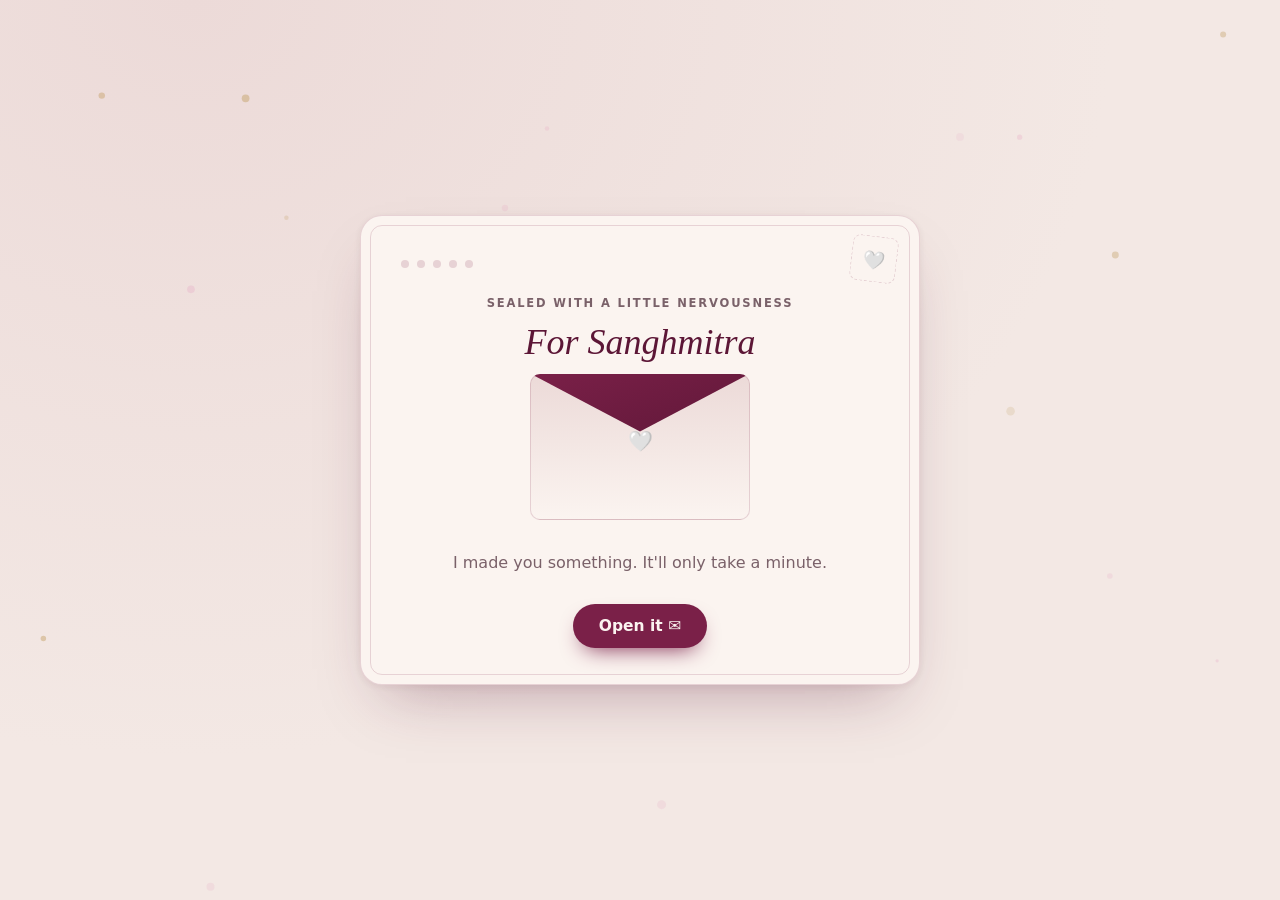
<file: index.html>
<!doctype html>
<html lang="en">
<head>
<meta charset="UTF-8" />
<meta name="viewport" content="width=device-width, initial-scale=1, viewport-fit=cover" />
<title>For Sanghmitra</title>
<link rel="icon" href="data:image/svg+xml,%3Csvg xmlns='http://www.w3.org/2000/svg' viewBox='0 0 32 32'%3E%3Ctext y='24' font-size='26'%3E%F0%9F%A4%8D%3C/text%3E%3C/svg%3E" />
<link rel="stylesheet" href="styles.css" />
</head>
<body>
<canvas id="bg-canvas"></canvas>

<div class="wrap">
  <div class="card" id="card">
    <div class="stamp">🤍</div>
    <div class="dots" id="dots">
      <span data-step="1"></span>
      <span data-step="2"></span>
      <span data-step="3"></span>
      <span data-step="4"></span>
      <span data-step="5"></span>
    </div>

    <!-- ENVELOPE -->
    <section class="page center visible" id="page-envelope">
      <span class="eyebrow">sealed with a little nervousness</span>
      <h1 class="font-display">For Sanghmitra</h1>
      <div class="envelope-art" id="envelope-art">
        <div class="envelope-body"></div>
        <div class="envelope-heart">🤍</div>
        <div class="envelope-flap"></div>
      </div>
      <p class="lede" style="margin-left:auto;margin-right:auto;">I made you something. It'll only take a minute.</p>
      <div class="actions">
        <button class="btn btn-primary" id="btn-open">Open it ✉️</button>
      </div>
    </section>

    <!-- PAGE 1: angry -->
    <section class="page" id="page-1">
      <span class="eyebrow">step 1</span>
      <h1 class="font-display">Hii Sanghmitra</h1>
      <h2 class="question">Are you still angry with me?</h2>
      <div class="stage" id="stage-1">
        <button class="btn btn-ghost btn-anchor" id="no-1">No</button>
        <button class="btn btn-primary btn-anchor" id="yes-1">Yes</button>
      </div>
      <div class="dodge-caption" id="caption-1"></div>
    </section>

    <!-- PAGE 2: like -->
    <section class="page" id="page-2">
      <span class="eyebrow">step 2</span>
      <h1 class="font-display">Okay, one more question</h1>
      <h2 class="question">Do you like me… even just a tiny bit? 🥺</h2>
      <div class="stage" id="stage-2">
        <button class="btn btn-primary btn-anchor" id="yes-2">Yes</button>
        <button class="btn btn-ghost btn-anchor" id="no-2">No</button>
      </div>
      <div class="dodge-caption" id="caption-2"></div>
    </section>

    <!-- PAGE PIN: instagram -->
    <section class="page" id="page-pin">
      <span class="eyebrow">step 3</span>
      <h1 class="font-display">Quick check</h1>
      <h2 class="question">Are you keeping our chat pinned again? 👀</h2>
      <div class="stage" id="stage-pin">
        <button class="btn btn-primary btn-anchor" id="yes-pin">Yes</button>
        <button class="btn btn-ghost btn-anchor" id="no-pin">No</button>
      </div>
      <div class="dodge-caption" id="caption-pin"></div>
    </section>

    <!-- PAGE 3: feedback form -->
    <section class="page" id="page-3">
      <span class="eyebrow">step 4</span>
      <h1 class="font-display">Alright, now really talk to me</h1>
      <p class="lede">Say whatever you want — I'm listening, no judgment.</p>
      <form id="feedback-form">
        <div class="field">
          <label for="liked">Something you like about me (or about us)</label>
          <textarea id="liked" placeholder="…"></textarea>
        </div>
        <div class="field">
          <label for="disliked">Something you don't like, or wish were different</label>
          <textarea id="disliked" placeholder="…"></textarea>
        </div>
        <div class="field">
          <label for="extra">Anything else on your mind? <span style="text-transform:none;">(optional)</span></label>
          <textarea id="extra" placeholder="…"></textarea>
        </div>
        <div class="form-note" id="form-note"></div>
        <button type="submit" class="btn btn-primary btn-submit" id="btn-submit">Send it to him 💌</button>
      </form>
    </section>

    <!-- PAGE 4: thank you -->
    <section class="page" id="page-4">
      <span class="eyebrow">step 5</span>
      <h1 class="font-display">Got it. 🤍</h1>
      <p class="lede">Thank you for trusting me with that. I mean it.</p>
      <div class="receipt" id="receipt"></div>
      <p class="signoff">— from him, with love.</p>
    </section>

  </div>
</div>

<script src="script.js"></script>
</body>
</html>
</file>
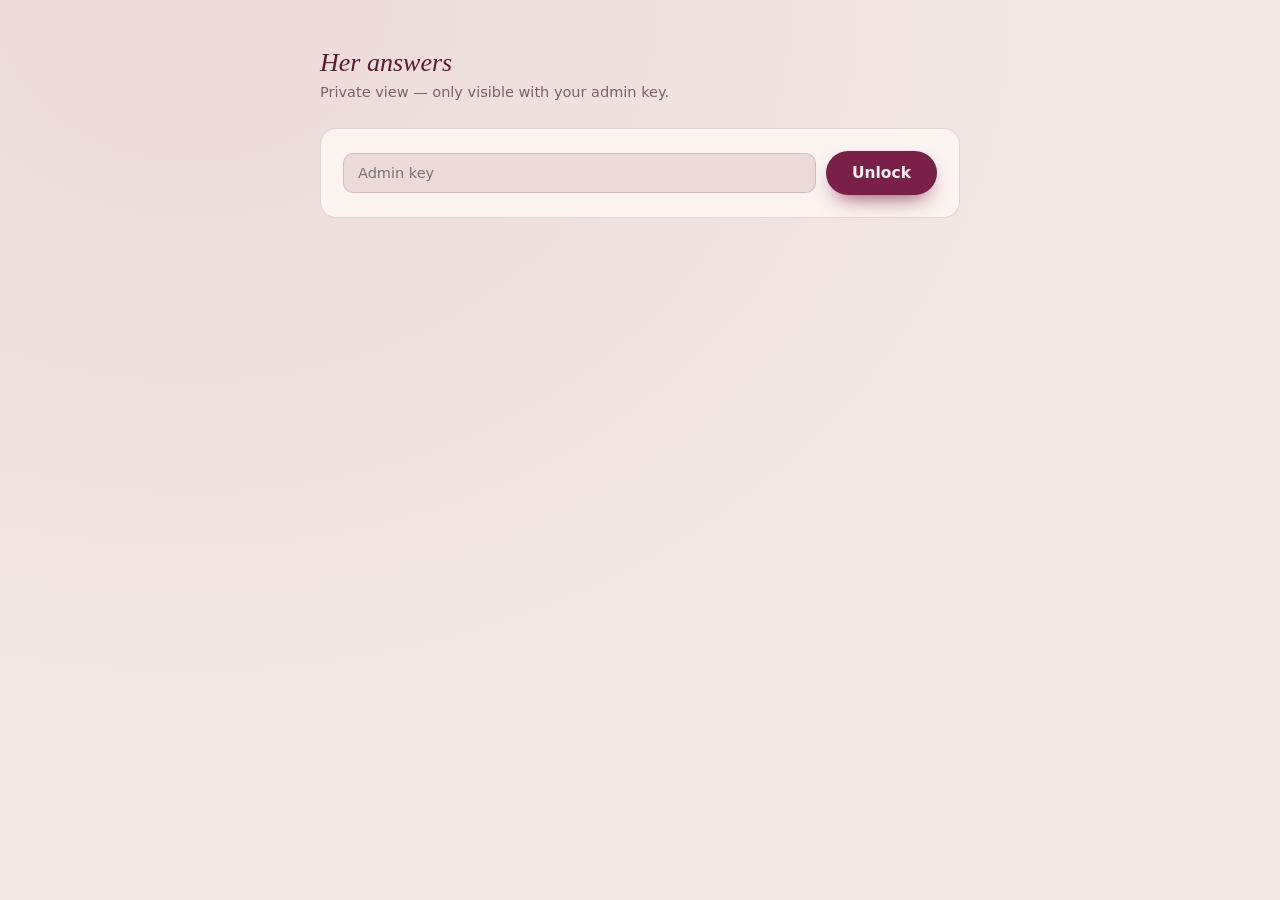
<file: admin.html>
<!doctype html>
<html lang="en">
<head>
<meta charset="UTF-8" />
<meta name="viewport" content="width=device-width, initial-scale=1" />
<title>Her answers — admin</title>
<link rel="icon" href="data:image/svg+xml,%3Csvg xmlns='http://www.w3.org/2000/svg' viewBox='0 0 32 32'%3E%3Ctext y='24' font-size='26'%3E%F0%9F%94%92%3C/text%3E%3C/svg%3E" />
<link rel="stylesheet" href="styles.css" />
<style>
  body { align-items: flex-start; padding: 48px 16px; }
  .admin-wrap { position: relative; z-index: 1; width: 100%; max-width: 640px; margin: 0 auto; }
  .admin-head { margin-bottom: 28px; }
  .admin-head h1 {
    font-size: 26px; margin: 0 0 6px; color: var(--accent-strong);
    font-family: "Palatino Linotype", "Book Antiqua", Palatino, Georgia, serif; font-style: italic; font-weight: 500;
  }
  .admin-head p { margin: 0; color: var(--ink-soft); font-size: 14.5px; }

  .gate {
    background: var(--paper); border: 1px solid var(--line); border-radius: 16px;
    padding: 22px; display: flex; gap: 10px; flex-wrap: wrap; align-items: center;
  }
  .gate input {
    flex: 1; min-width: 180px; font: inherit; font-size: 14.5px; padding: 11px 14px;
    border-radius: 10px; border: 1.5px solid var(--line); background: var(--bg-2); color: var(--ink);
  }
  .gate input:focus { outline: none; border-color: var(--accent); }

  .status-line { margin: 14px 2px; font-size: 13.5px; color: var(--ink-soft); }
  .status-line.error { color: var(--accent); }

  .entries { display: flex; flex-direction: column; gap: 14px; margin-top: 18px; }
  .entry {
    background: var(--paper); border: 1px solid var(--line); border-radius: 14px; padding: 18px 20px;
  }
  .entry .meta {
    display: flex; justify-content: space-between; gap: 12px; margin-bottom: 12px;
    font-size: 12px; letter-spacing: 0.04em; color: var(--ink-soft);
  }
  .entry .meta .badges span {
    display: inline-block; margin-left: 6px; padding: 2px 8px; border-radius: 999px;
    background: var(--bg-2); font-weight: 600;
  }
  .entry .row { margin-bottom: 10px; }
  .entry .row:last-child { margin-bottom: 0; }
  .entry .label {
    font-size: 11px; text-transform: uppercase; letter-spacing: 0.08em; color: var(--ink-soft);
    font-weight: 600; margin-bottom: 3px;
  }
  .entry .value { font-size: 14.5px; line-height: 1.55; white-space: pre-wrap; overflow-wrap: anywhere; }

  [hidden] { display: none !important; }
</style>
</head>
<body>
<div class="admin-wrap">
  <div class="admin-head">
    <h1>Her answers</h1>
    <p>Private view — only visible with your admin key.</p>
  </div>

  <div class="gate" id="gate">
    <input type="password" id="key-input" placeholder="Admin key" autocomplete="off" />
    <button class="btn btn-primary" id="unlock-btn">Unlock</button>
  </div>

  <div class="status-line" id="status"></div>
  <div class="entries" id="entries" hidden></div>
</div>

<script>
(() => {
  // Backend is a separate Render service from this static site — point at its URL.
  const API_BASE = location.hostname === "localhost" || location.hostname === "127.0.0.1"
    ? "http://localhost:3000"
    : "https://love-y09o.onrender.com";

  const gate = document.getElementById("gate");
  const keyInput = document.getElementById("key-input");
  const unlockBtn = document.getElementById("unlock-btn");
  const statusEl = document.getElementById("status");
  const entriesEl = document.getElementById("entries");

  function escapeHtml(str) {
    return String(str).replace(/[&<>"']/g, (c) => ({
      "&": "&amp;", "<": "&lt;", ">": "&gt;", '"': "&quot;", "'": "&#39;",
    }[c]));
  }

  function render(entries) {
    entriesEl.hidden = entries.length === 0;
    if (entries.length === 0) {
      statusEl.textContent = "No answers yet — send her the link.";
      statusEl.classList.remove("error");
      return;
    }
    statusEl.textContent = `${entries.length} response${entries.length === 1 ? "" : "s"}.`;
    statusEl.classList.remove("error");

    entriesEl.innerHTML = entries.map((e) => {
      const when = new Date(e.submittedAt).toLocaleString();
      const rows = [
        ["Likes", e.liked],
        ["Would change", e.disliked],
        ["Also said", e.extra],
      ].filter(([, v]) => v && v.trim());

      return `
        <div class="entry">
          <div class="meta">
            <span>${escapeHtml(when)}</span>
            <span class="badges">
              <span>angry: ${e.angryAnswer === "yes" ? "yes" : "no"}</span>
              <span>likes him: ${e.likeAnswer === "yes" ? "yes" : "no"}</span>
              <span>re-pinned: ${e.pinAnswer === "yes" ? "yes" : "no"}</span>
            </span>
          </div>
          ${rows.map(([label, value]) => `
            <div class="row">
              <div class="label">${escapeHtml(label)}</div>
              <div class="value">${escapeHtml(value)}</div>
            </div>
          `).join("") || '<div class="value" style="color:var(--ink-soft)">(no text left)</div>'}
        </div>
      `;
    }).join("");
  }

  async function load(key) {
    statusEl.textContent = "Loading…";
    statusEl.classList.remove("error");
    try {
      const res = await fetch(`${API_BASE}/api/feedback?key=${encodeURIComponent(key)}`);
      const data = await res.json();
      if (!res.ok || !data.ok) {
        throw new Error(data.error || "request failed");
      }
      sessionStorage.setItem("adminKey", key);
      gate.hidden = true;
      render(data.entries);
    } catch (err) {
      statusEl.textContent = "Couldn't unlock — check the key and try again.";
      statusEl.classList.add("error");
    }
  }

  unlockBtn.addEventListener("click", () => {
    const key = keyInput.value.trim();
    if (key) load(key);
  });
  keyInput.addEventListener("keydown", (e) => {
    if (e.key === "Enter") unlockBtn.click();
  });

  const saved = sessionStorage.getItem("adminKey");
  if (saved) {
    keyInput.value = saved;
    load(saved);
  }
})();
</script>
</body>
</html>
</file>
<file: styles.css>
/* ---------------------------------------------------------
   For Sanghmitra — a little letter of a website
   Theme: candlelit letter paper. Wine + muted gold on blush
   paper (light) / deep aubergine on warm parchment ink (dark).
--------------------------------------------------------- */

:root {
  --bg: #f3e8e4;
  --bg-2: #ecdad8;
  --paper: #fbf4f0;
  --ink: #2b1b22;
  --ink-soft: #7a6169;
  --accent: #7a2048;
  --accent-strong: #5c1636;
  --accent-2: #b8863b;
  --line: rgba(122, 32, 72, 0.16);
  --shadow: 0 30px 60px -25px rgba(90, 25, 55, 0.35), 0 2px 8px rgba(90, 25, 55, 0.08);
  --radius: 22px;
}

@media (prefers-color-scheme: dark) {
  :root {
    --bg: #190f20;
    --bg-2: #24162c;
    --paper: #251829;
    --ink: #f3e3e9;
    --ink-soft: #c6a9b7;
    --accent: #e9a9c9;
    --accent-strong: #f5c4dc;
    --accent-2: #dcae57;
    --line: rgba(233, 169, 201, 0.2);
    --shadow: 0 30px 60px -25px rgba(0, 0, 0, 0.6), 0 2px 8px rgba(0, 0, 0, 0.3);
  }
}

* { box-sizing: border-box; }

html, body {
  height: 100%;
}

body {
  margin: 0;
  min-height: 100vh;
  background: radial-gradient(120% 140% at 15% 0%, var(--bg-2), var(--bg) 60%);
  color: var(--ink);
  font-family: Optima, Candara, "Noto Sans", "Segoe UI", system-ui, -apple-system, sans-serif;
  display: flex;
  align-items: center;
  justify-content: center;
  padding: 28px 16px;
  overflow-x: hidden;
  transition: background 0.4s ease, color 0.4s ease;
}

.font-display {
  font-family: "Palatino Linotype", "Book Antiqua", Palatino, "Iowan Old Style", Georgia, serif;
  font-style: italic;
}

#bg-canvas {
  position: fixed;
  inset: 0;
  width: 100%;
  height: 100%;
  z-index: 0;
  pointer-events: none;
}

.wrap {
  position: relative;
  z-index: 1;
  width: 100%;
  max-width: 560px;
}

.card {
  position: relative;
  background: var(--paper);
  border-radius: var(--radius);
  box-shadow: var(--shadow);
  border: 1px solid var(--line);
  padding: 44px 40px 36px;
  overflow: hidden;
}

.card::before {
  content: "";
  position: absolute;
  inset: 9px;
  border: 1px solid var(--line);
  border-radius: calc(var(--radius) - 10px);
  pointer-events: none;
}

.stamp {
  position: absolute;
  top: 20px;
  right: 22px;
  width: 46px;
  height: 46px;
  border: 1.5px dashed var(--line);
  border-radius: 8px;
  transform: rotate(7deg);
  display: flex;
  align-items: center;
  justify-content: center;
  color: var(--accent);
  font-size: 18px;
}

.dots {
  display: flex;
  gap: 8px;
  margin-bottom: 28px;
  height: 8px;
}

.dots span {
  width: 8px;
  height: 8px;
  border-radius: 50%;
  background: var(--line);
  transition: background 0.3s ease, transform 0.3s ease;
}

.dots span.active {
  background: var(--accent-2);
  transform: scale(1.2);
}

.dots[hidden] { display: none; }

.eyebrow {
  display: block;
  font-size: 11.5px;
  letter-spacing: 0.16em;
  text-transform: uppercase;
  color: var(--ink-soft);
  margin-bottom: 12px;
  font-weight: 600;
}

.page h1 {
  font-size: clamp(28px, 6vw, 36px);
  line-height: 1.15;
  margin: 0 0 10px;
  color: var(--accent-strong);
  text-wrap: balance;
  font-weight: 500;
}

.page h2.question {
  font-family: inherit;
  font-style: normal;
  font-size: clamp(19px, 4.4vw, 22px);
  font-weight: 600;
  line-height: 1.4;
  margin: 0 0 30px;
  color: var(--ink);
  text-wrap: balance;
}

.page p.lede {
  font-size: 16px;
  line-height: 1.6;
  color: var(--ink-soft);
  margin: 0 0 28px;
  max-width: 44ch;
}

/* ---------- pages ---------- */

.page {
  display: none;
}

.page.visible {
  display: block;
  animation: page-in 0.5s cubic-bezier(0.2, 0.7, 0.3, 1) both;
}

@keyframes page-in {
  from { opacity: 0; transform: translateY(10px); }
  to   { opacity: 1; transform: translateY(0); }
}

/* ---------- envelope ---------- */

#page-envelope .envelope-art {
  width: 100%;
  max-width: 220px;
  margin: 6px auto 30px;
  aspect-ratio: 3 / 2;
  position: relative;
}

.envelope-body {
  position: absolute;
  inset: 0;
  background: linear-gradient(180deg, var(--bg-2), var(--paper));
  border: 1.5px solid var(--line);
  border-radius: 10px;
}

.envelope-flap {
  position: absolute;
  top: 0;
  left: 0;
  right: 0;
  height: 58%;
  background: linear-gradient(160deg, var(--accent), var(--accent-strong));
  clip-path: polygon(0 0, 100% 0, 50% 68%);
  border-radius: 10px 10px 0 0;
  transform-origin: top center;
  transition: transform 0.7s cubic-bezier(0.3, 0.7, 0.2, 1);
}

.envelope-heart {
  position: absolute;
  top: 46%;
  left: 50%;
  transform: translate(-50%, -50%);
  font-size: 20px;
  color: var(--accent-2);
}

#page-envelope.opening .envelope-flap {
  transform: rotateX(180deg) translateY(-2px);
}

.page.center { text-align: center; }

/* ---------- buttons ---------- */

.actions {
  display: flex;
  gap: 14px;
  flex-wrap: wrap;
}

.page.center .actions { justify-content: center; }

.btn {
  appearance: none;
  border: none;
  cursor: pointer;
  font: inherit;
  font-weight: 600;
  font-size: 15.5px;
  padding: 13px 26px;
  border-radius: 999px;
  transition: transform 0.15s ease, box-shadow 0.15s ease, background 0.2s ease;
  white-space: nowrap;
}

.btn:focus-visible {
  outline: 2px solid var(--accent-2);
  outline-offset: 3px;
}

.btn-primary {
  background: var(--accent);
  color: var(--paper);
  box-shadow: 0 10px 22px -10px var(--accent);
}
.btn-primary:hover { transform: translateY(-1px); }
.btn-primary:active { transform: translateY(0); }

.btn-ghost {
  background: transparent;
  color: var(--ink);
  border: 1.5px solid var(--line);
}
.btn-ghost:hover { background: var(--bg-2); }

.stage {
  position: relative;
  min-height: 150px;
}

@media (min-width: 480px) {
  .stage { min-height: 120px; }
}

.stage .btn-dodge {
  position: absolute;
  z-index: 2;
}

.stage .btn-anchor {
  position: relative;
  z-index: 1;
}

.dodge-caption {
  margin-top: 14px;
  min-height: 20px;
  font-size: 13.5px;
  color: var(--ink-soft);
  font-style: italic;
}

/* ---------- form ---------- */

.field {
  margin-bottom: 20px;
}

.field label {
  display: block;
  font-size: 12.5px;
  letter-spacing: 0.06em;
  text-transform: uppercase;
  color: var(--ink-soft);
  font-weight: 600;
  margin-bottom: 8px;
}

.field textarea {
  width: 100%;
  resize: vertical;
  min-height: 68px;
  font: inherit;
  font-size: 15px;
  color: var(--ink);
  background: var(--bg-2);
  border: 1.5px solid transparent;
  border-radius: 12px;
  padding: 12px 14px;
  line-height: 1.5;
  transition: border-color 0.2s ease, background 0.2s ease;
}

.field textarea::placeholder { color: var(--ink-soft); opacity: 0.7; }

.field textarea:focus {
  outline: none;
  border-color: var(--accent);
  background: var(--paper);
}

.form-note {
  font-size: 13px;
  color: var(--ink-soft);
  min-height: 18px;
  margin: -6px 0 18px;
}

.form-note.error { color: var(--accent); }

.btn-submit {
  width: 100%;
  font-size: 16px;
  padding: 15px 26px;
}

.btn-submit[disabled] {
  opacity: 0.7;
  cursor: default;
  transform: none !important;
}

/* ---------- thank you ---------- */

.receipt {
  margin-top: 22px;
  border: 1px dashed var(--line);
  border-radius: 14px;
  padding: 18px 20px;
  background: var(--bg-2);
}

.receipt .r-row {
  margin-bottom: 14px;
}
.receipt .r-row:last-child { margin-bottom: 0; }

.receipt .r-label {
  font-size: 11px;
  letter-spacing: 0.1em;
  text-transform: uppercase;
  color: var(--ink-soft);
  font-weight: 600;
  margin-bottom: 4px;
}

.receipt .r-value {
  font-size: 14.5px;
  line-height: 1.5;
  color: var(--ink);
  white-space: pre-wrap;
  overflow-wrap: anywhere;
}

.signoff {
  margin-top: 26px;
  font-family: "Palatino Linotype", "Book Antiqua", Palatino, "Iowan Old Style", Georgia, serif;
  font-style: italic;
  color: var(--ink-soft);
  font-size: 15px;
}

@media (prefers-reduced-motion: reduce) {
  * { animation-duration: 0.001ms !important; transition-duration: 0.001ms !important; }
}

@media (max-width: 420px) {
  .card { padding: 36px 22px 28px; }
}
</file>
